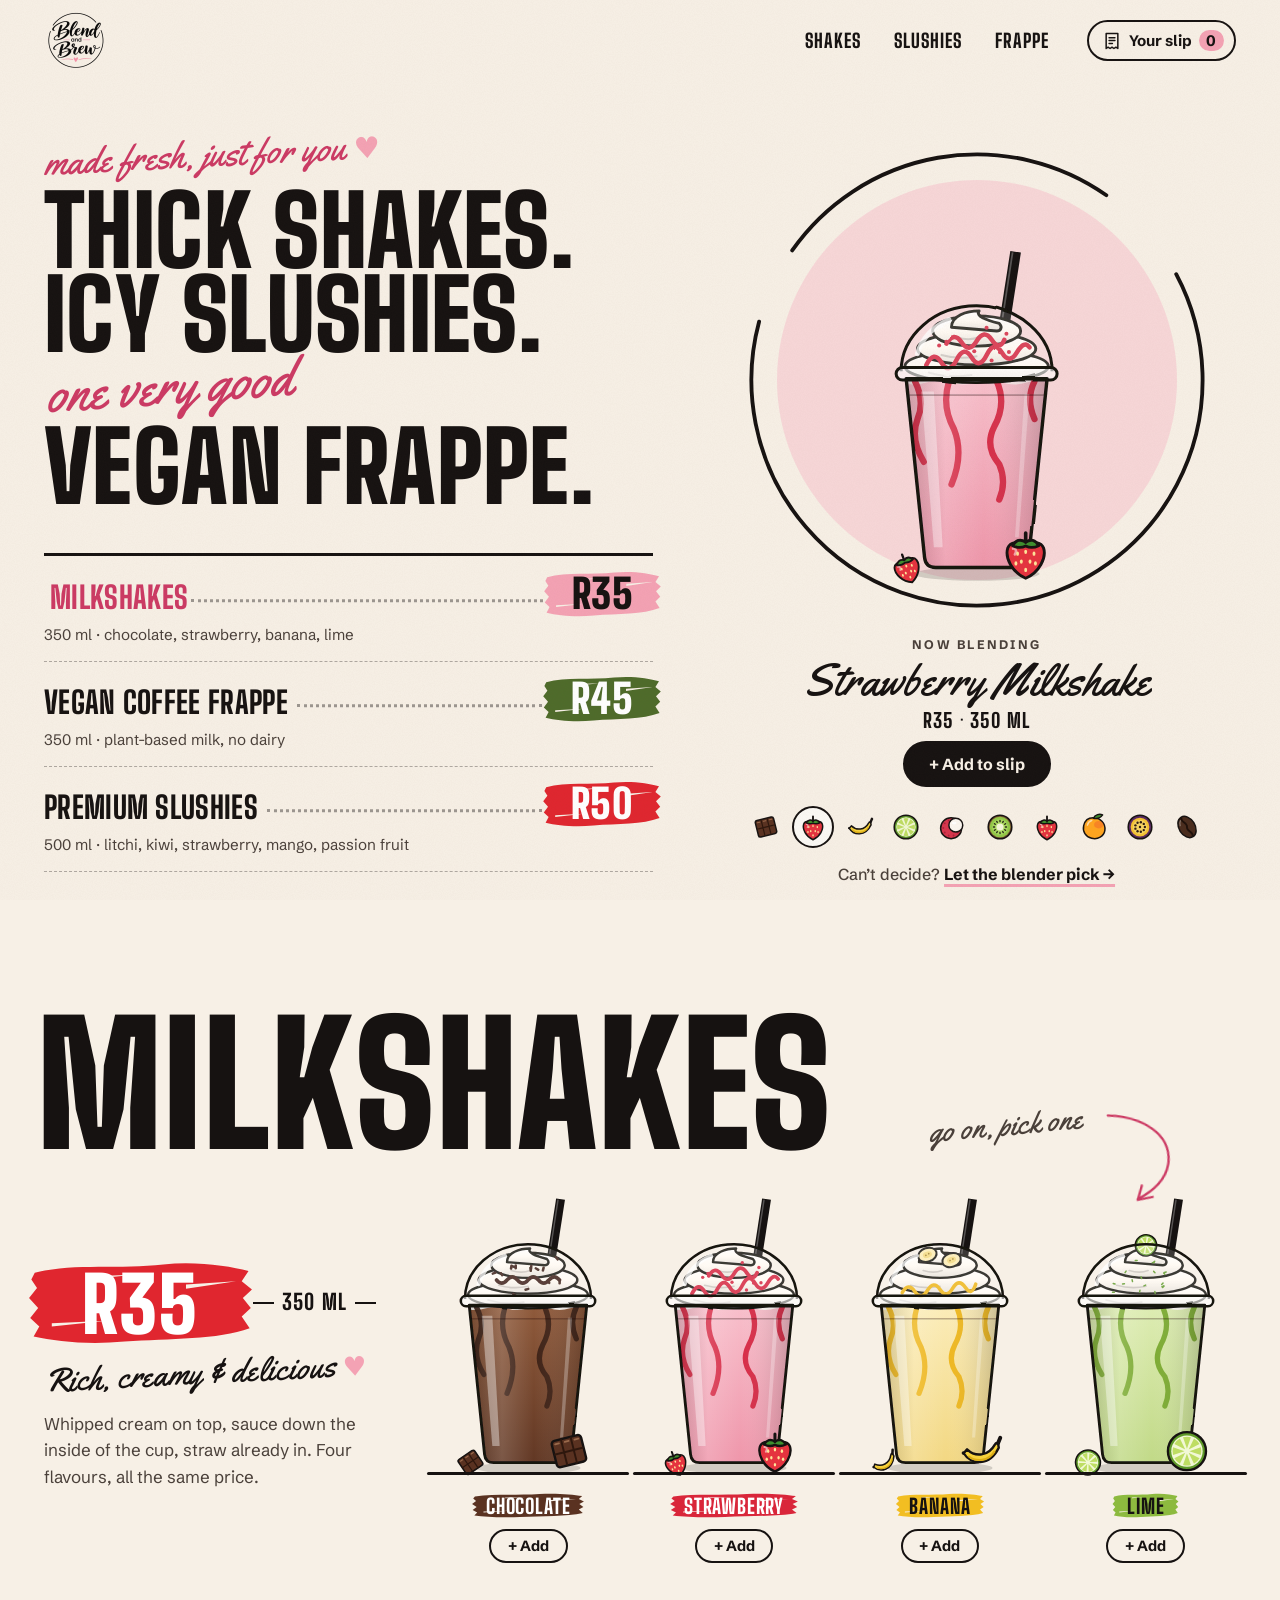
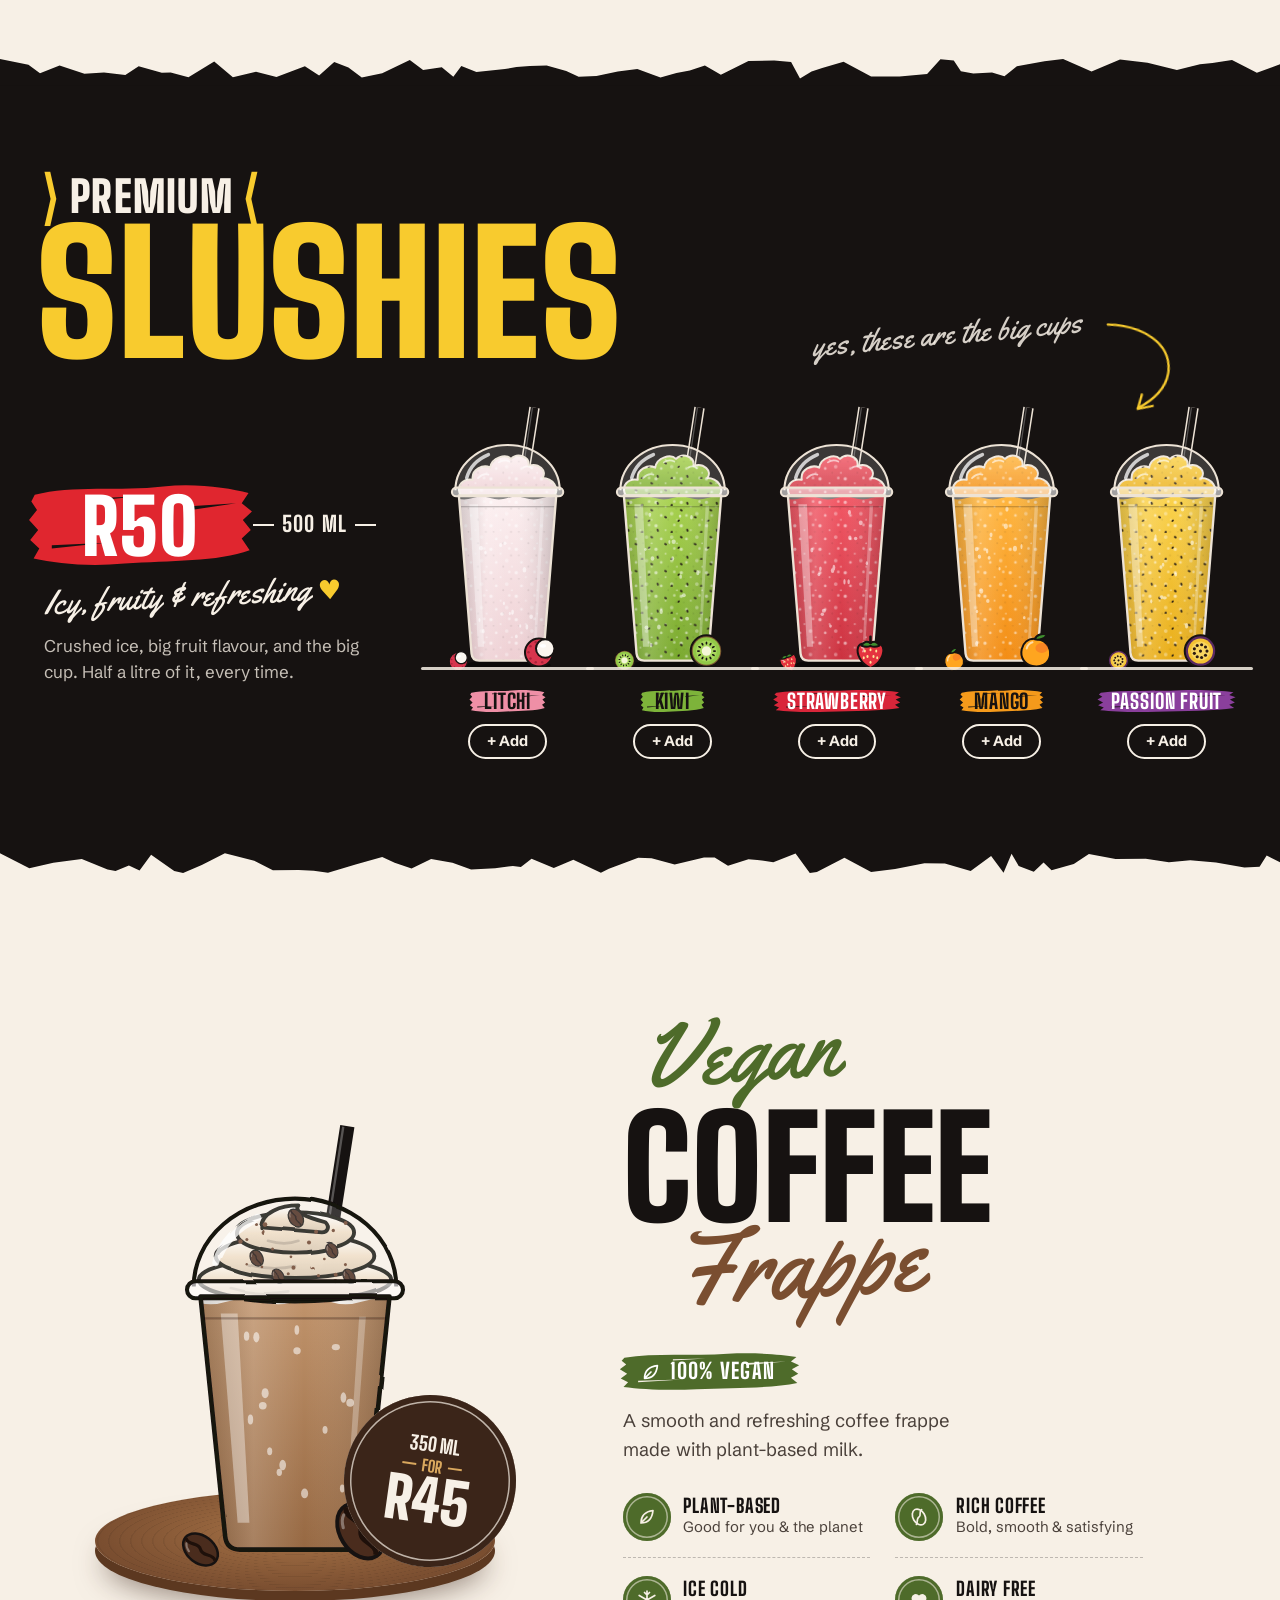
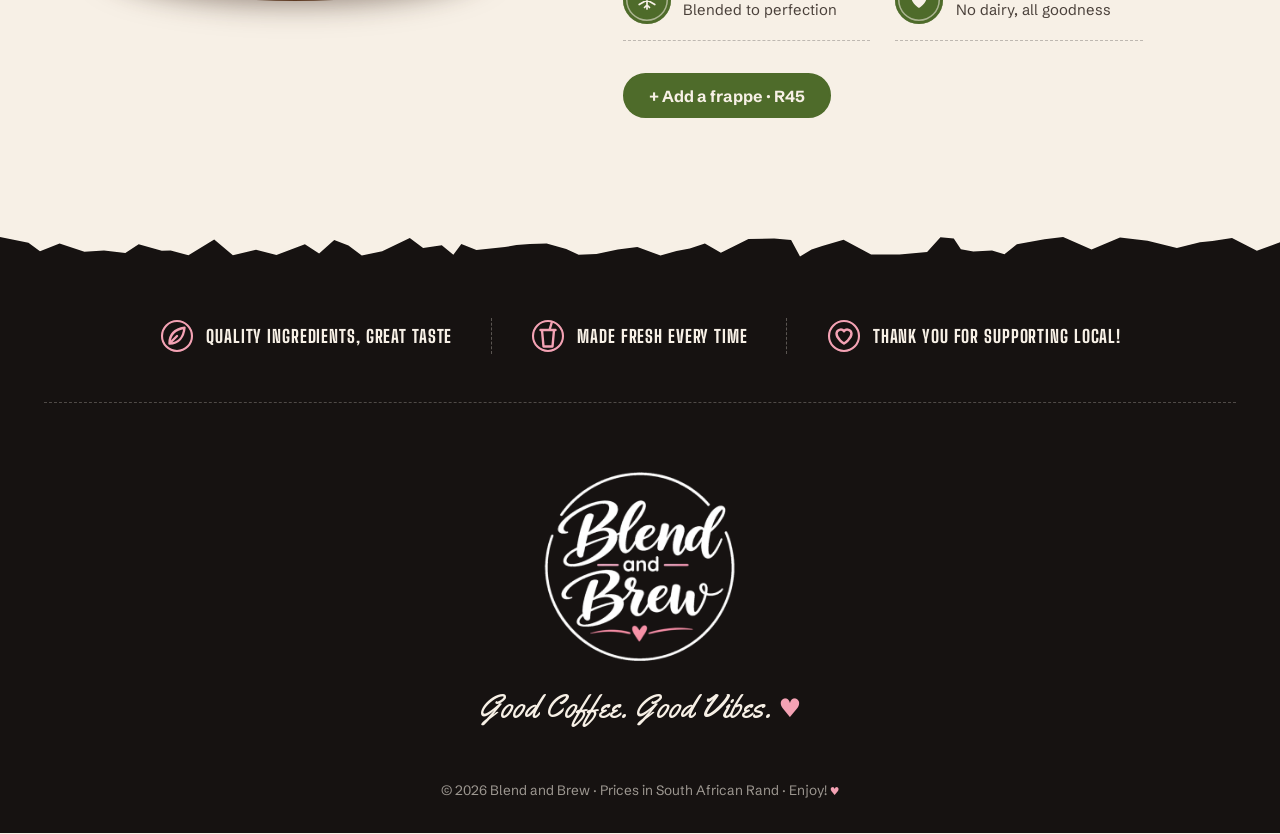
<file: index.html>
<!doctype html>
<html lang="en-ZA">
<head>
  <meta charset="utf-8">
  <meta name="viewport" content="width=device-width, initial-scale=1, viewport-fit=cover">
  <title>Blend and Brew — Milkshakes, Slushies &amp; Vegan Coffee Frappes</title>
  <meta name="description" content="Thick milkshakes for R35, icy 500 ml premium slushies for R50 and a 100% vegan coffee frappe for R45 — blended fresh to order at Blend and Brew.">
  <meta name="theme-color" content="#F7F0E6">

  <link rel="icon" href="assets/favicon.svg" type="image/svg+xml">
  <link rel="icon" href="assets/favicon-32.png" sizes="32x32" type="image/png">
  <link rel="apple-touch-icon" href="assets/apple-touch-icon.png">

  <meta property="og:type" content="website">
  <meta property="og:site_name" content="Blend and Brew">
  <meta property="og:title" content="Blend and Brew — thick shakes, icy slushies &amp; one very good vegan frappe">
  <meta property="og:description" content="Milkshakes R35 · Vegan coffee frappe R45 · Premium slushies R50. Made fresh, just for you.">
  <meta property="og:image" content="https://naughtybeanconsulting.github.io/BlendAndBrew/assets/og-image.jpg">
  <meta property="og:url" content="https://naughtybeanconsulting.github.io/BlendAndBrew/">
  <meta name="twitter:card" content="summary_large_image">

  <link rel="preconnect" href="https://fonts.googleapis.com">
  <link rel="preconnect" href="https://fonts.gstatic.com" crossorigin>
  <link rel="stylesheet" href="https://fonts.googleapis.com/css2?family=Big+Shoulders+Display:wght@700;800;900&family=Courier+Prime:wght@400;700&family=Schibsted+Grotesk:wght@400;500;700&family=Yellowtail&display=swap">
  <link rel="stylesheet" href="css/style.css">

  <script type="application/ld+json">
  {
    "@context": "https://schema.org",
    "@type": "CafeOrCoffeeShop",
    "name": "Blend and Brew",
    "image": "https://naughtybeanconsulting.github.io/BlendAndBrew/assets/logo-512.png",
    "priceRange": "R35 – R50",
    "currenciesAccepted": "ZAR",
    "hasMenu": {
      "@type": "Menu",
      "hasMenuSection": [
        { "@type": "MenuSection", "name": "Milkshakes (350 ml)", "hasMenuItem": [
          { "@type": "MenuItem", "name": "Chocolate Milkshake", "offers": { "@type": "Offer", "price": "35", "priceCurrency": "ZAR" } },
          { "@type": "MenuItem", "name": "Strawberry Milkshake", "offers": { "@type": "Offer", "price": "35", "priceCurrency": "ZAR" } },
          { "@type": "MenuItem", "name": "Banana Milkshake", "offers": { "@type": "Offer", "price": "35", "priceCurrency": "ZAR" } },
          { "@type": "MenuItem", "name": "Lime Milkshake", "offers": { "@type": "Offer", "price": "35", "priceCurrency": "ZAR" } } ] },
        { "@type": "MenuSection", "name": "Premium Slushies (500 ml)", "hasMenuItem": [
          { "@type": "MenuItem", "name": "Litchi Slushie", "offers": { "@type": "Offer", "price": "50", "priceCurrency": "ZAR" } },
          { "@type": "MenuItem", "name": "Kiwi Slushie", "offers": { "@type": "Offer", "price": "50", "priceCurrency": "ZAR" } },
          { "@type": "MenuItem", "name": "Strawberry Slushie", "offers": { "@type": "Offer", "price": "50", "priceCurrency": "ZAR" } },
          { "@type": "MenuItem", "name": "Mango Slushie", "offers": { "@type": "Offer", "price": "50", "priceCurrency": "ZAR" } },
          { "@type": "MenuItem", "name": "Passion Fruit Slushie", "offers": { "@type": "Offer", "price": "50", "priceCurrency": "ZAR" } } ] },
        { "@type": "MenuSection", "name": "Vegan Coffee Frappe (350 ml)", "hasMenuItem": [
          { "@type": "MenuItem", "name": "Vegan Coffee Frappe", "suitableForDiet": "https://schema.org/VeganDiet", "offers": { "@type": "Offer", "price": "45", "priceCurrency": "ZAR" } } ] }
      ]
    }
  }
  </script>
</head>
<body>
  <a class="skip" href="#menu">Skip to the menu</a>

  <header class="top" data-top>
    <a class="brand" href="#" aria-label="Blend and Brew — back to the top">
      <img src="assets/logo-256.webp" alt="" width="64" height="64">
    </a>
    <nav class="nav" aria-label="Menu sections">
      <a href="#shakes">Shakes</a>
      <a href="#slushies">Slushies</a>
      <a href="#frappe">Frappe</a>
    </nav>
    <button class="slip-btn" type="button" data-slip-open aria-controls="slip" aria-expanded="false">
      <svg viewBox="0 0 24 24" aria-hidden="true"><path d="M5 3h14v18l-2.3-1.6L14.3 21 12 19.4 9.7 21l-2.4-1.6L5 21z" fill="none" stroke="currentColor" stroke-width="1.8" stroke-linejoin="round"/><path d="M8.5 8h7M8.5 11.5h7M8.5 15h4" stroke="currentColor" stroke-width="1.8" stroke-linecap="round"/></svg>
      <span class="slip-btn-text">Your slip</span>
      <span class="slip-count" data-slip-count>0</span>
    </button>
  </header>

  <main>
    <!-- ============ HERO: the menu board ============ -->
    <section class="hero" aria-labelledby="hero-h">
      <div class="hero-copy">
        <p class="script kicker">made fresh, just for you <span class="heart" aria-hidden="true">♥</span></p>
        <h1 class="display hero-title" id="hero-h">
          <span>Thick shakes.</span>
          <span>Icy slushies.</span>
          <span class="script">one very good</span>
          <span>vegan frappe.</span>
        </h1>

        <ol class="board" id="menu" aria-label="Prices">
          <li>
            <a href="#shakes" data-cat="shake">
              <span class="board-name">Milkshakes</span><span class="board-dots" aria-hidden="true"></span><span class="brush brush--pink">R35</span>
            </a>
            <span class="board-meta">350 ml · chocolate, strawberry, banana, lime</span>
          </li>
          <li>
            <a href="#frappe" data-cat="frappe">
              <span class="board-name">Vegan coffee frappe</span><span class="board-dots" aria-hidden="true"></span><span class="brush brush--leaf">R45</span>
            </a>
            <span class="board-meta">350 ml · plant-based milk, no dairy</span>
          </li>
          <li>
            <a href="#slushies" data-cat="slush">
              <span class="board-name">Premium slushies</span><span class="board-dots" aria-hidden="true"></span><span class="brush brush--red">R50</span>
            </a>
            <span class="board-meta">500 ml · litchi, kiwi, strawberry, mango, passion fruit</span>
          </li>
        </ol>
      </div>

      <div class="hero-stage">
        <div class="plate" data-plate>
          <svg class="ring" viewBox="0 0 200 200" aria-hidden="true">
            <path d="M23 46A94 94 0 0 1 153.9 23M183 55.9A94 94 0 1 1 9.2 75.7" fill="none" stroke="currentColor" stroke-width="1.6" stroke-linecap="round"/>
          </svg>
          <div class="cup cup--hero" data-hero-cup></div>
        </div>

        <div class="now">
          <p class="now-label">Now blending</p>
          <p class="now-name script" data-hero-name>Strawberry Milkshake</p>
          <p class="now-meta"><span data-hero-meta>R35 · 350 ml</span></p>
          <button class="add add--solid" type="button" data-add="shake-strawberry" data-hero-add>+ Add to slip</button>
        </div>

        <div class="picker" role="group" aria-label="Show a drink" data-picker></div>
        <button class="pick-me" type="button" data-pick-me>
          Can’t decide? <span>Let the blender pick&nbsp;→</span>
        </button>
      </div>
    </section>

    <!-- ============ MILKSHAKES ============ -->
    <section class="menu-sec" id="shakes" aria-labelledby="shakes-h">
      <h2 class="display sec-title" id="shakes-h">Milkshakes</h2>
      <p class="scribble" aria-hidden="true"><span>go on, pick one</span><svg class="scribble-arrow" viewBox="0 0 130 120" aria-hidden="true"><g filter="url(#wob)" fill="none" stroke="currentColor" stroke-width="3" stroke-linecap="round" stroke-linejoin="round"><path d="M112 8C70 2 30 16 26 52c-2 22 12 40 30 54"/><path d="M38 100l18 7-2-19"/></g></svg></p>
      <div class="sec-head">
        <p class="stamp"><span class="brush brush--red">R35</span><span class="stamp-ml">350 ml</span></p>
        <p class="script tagline">Rich, creamy &amp; delicious&nbsp;<span class="heart" aria-hidden="true">♥</span></p>
        <p class="lede">Whipped cream on top, sauce down the inside of the cup, straw already in. Four flavours, all the same price.</p>
      </div>
      <ul class="shelf shelf--4">
        <li class="drink" data-drink="shake-chocolate">
          <div class="cup" data-cup></div>
          <h3 class="label brush" style="--c:#5A3221">Chocolate</h3>
          <button class="add" type="button" data-add="shake-chocolate" aria-label="Add a Chocolate Milkshake to your slip">+ Add</button>
        </li>
        <li class="drink" data-drink="shake-strawberry">
          <div class="cup" data-cup></div>
          <h3 class="label brush" style="--c:#D9263A">Strawberry</h3>
          <button class="add" type="button" data-add="shake-strawberry" aria-label="Add a Strawberry Milkshake to your slip">+ Add</button>
        </li>
        <li class="drink" data-drink="shake-banana">
          <div class="cup" data-cup></div>
          <h3 class="label brush" style="--c:#F2BE22;--t:#161211">Banana</h3>
          <button class="add" type="button" data-add="shake-banana" aria-label="Add a Banana Milkshake to your slip">+ Add</button>
        </li>
        <li class="drink" data-drink="shake-lime">
          <div class="cup" data-cup></div>
          <h3 class="label brush" style="--c:#8DBA3F;--t:#161211">Lime</h3>
          <button class="add" type="button" data-add="shake-lime" aria-label="Add a Lime Milkshake to your slip">+ Add</button>
        </li>
      </ul>
    </section>

    <!-- ============ SLUSHIES ============ -->
    <div class="band">
      <svg class="tear tear--top" viewBox="0 0 1440 40" preserveAspectRatio="none" aria-hidden="true"><path d="M0 40 L0 10.0 L32 16.4 L45 26.0 L67 17.2 L95 26.6 L117 25.1 L141 28.0 L156 18.2 L182 25.4 L192 25.0 L212 30.3 L241 12.7 L262 30.3 L288 24.2 L311 30.1 L343 18.2 L359 28.4 L376 13.4 L392 19.4 L407 30.6 L430 26.0 L461 11.3 L476 22.3 L497 19.3 L510 30.0 L519 18.0 L536 24.6 L568 21.3 L581 18.9 L596 18.0 L615 17.3 L637 23.5 L651 29.9 L671 29.0 L695 24.0 L717 21.1 L743 30.7 L761 25.6 L776 22.9 L793 17.3 L811 27.5 L842 12.4 L871 11.7 L890 13.4 L900 31.9 L913 23.9 L925 20.1 L949 13.0 L980 29.5 L1012 29.5 L1043 26.7 L1058 10.2 L1073 11.7 L1081 23.6 L1095 26.3 L1116 25.1 L1130 29.4 L1144 18.2 L1175 12.6 L1196 10.1 L1228 24.0 L1260 10.5 L1291 14.1 L1324 22.4 L1350 15.9 L1364 14.6 L1386 11.2 L1414 25.4 L1440 16.0 L1440 40 Z"/></svg>

      <section class="menu-sec menu-sec--slush" id="slushies" aria-labelledby="slush-h">
        <h2 class="sec-title" id="slush-h">
          <span class="flash"><span aria-hidden="true" class="zap">⟩</span> Premium <span aria-hidden="true" class="zap">⟨</span></span>
          <span class="display">Slushies</span>
        </h2>
        <p class="scribble" aria-hidden="true"><span>yes, these are the big cups</span><svg class="scribble-arrow" viewBox="0 0 130 120" aria-hidden="true"><g filter="url(#wob)" fill="none" stroke="currentColor" stroke-width="3" stroke-linecap="round" stroke-linejoin="round"><path d="M112 8C70 2 30 16 26 52c-2 22 12 40 30 54"/><path d="M38 100l18 7-2-19"/></g></svg></p>
        <div class="sec-head">
          <p class="stamp"><span class="brush brush--red">R50</span><span class="stamp-ml">500 ml</span></p>
          <p class="script tagline">Icy, fruity &amp; refreshing&nbsp;<span class="heart" aria-hidden="true">♥</span></p>
          <p class="lede">Crushed ice, big fruit flavour, and the big cup. Half a litre of it, every time.</p>
        </div>
        <ul class="shelf shelf--5">
          <li class="drink" data-drink="slush-litchi">
            <div class="cup" data-cup></div>
            <h3 class="label brush" style="--c:#EF8FA6;--t:#161211">Litchi</h3>
            <button class="add" type="button" data-add="slush-litchi" aria-label="Add a Litchi Slushie to your slip">+ Add</button>
          </li>
          <li class="drink" data-drink="slush-kiwi">
            <div class="cup" data-cup></div>
            <h3 class="label brush" style="--c:#7DB33A;--t:#161211">Kiwi</h3>
            <button class="add" type="button" data-add="slush-kiwi" aria-label="Add a Kiwi Slushie to your slip">+ Add</button>
          </li>
          <li class="drink" data-drink="slush-strawberry">
            <div class="cup" data-cup></div>
            <h3 class="label brush" style="--c:#D9263A">Strawberry</h3>
            <button class="add" type="button" data-add="slush-strawberry" aria-label="Add a Strawberry Slushie to your slip">+ Add</button>
          </li>
          <li class="drink" data-drink="slush-mango">
            <div class="cup" data-cup></div>
            <h3 class="label brush" style="--c:#F59A1B;--t:#161211">Mango</h3>
            <button class="add" type="button" data-add="slush-mango" aria-label="Add a Mango Slushie to your slip">+ Add</button>
          </li>
          <li class="drink" data-drink="slush-passion">
            <div class="cup" data-cup></div>
            <h3 class="label brush" style="--c:#8A3F9C">Passion Fruit</h3>
            <button class="add" type="button" data-add="slush-passion" aria-label="Add a Passion Fruit Slushie to your slip">+ Add</button>
          </li>
        </ul>
      </section>

      <svg class="tear tear--bottom" viewBox="0 0 1440 40" preserveAspectRatio="none" aria-hidden="true"><path d="M0 0 L0 6.0 L33 22.7 L60 16.6 L92 12.2 L121 24.0 L130 25.8 L145 19.6 L157 25.0 L170 7.6 L196 25.6 L206 27.8 L227 19.1 L253 6.0 L286 14.1 L307 24.8 L336 24.5 L353 25.4 L369 27.6 L400 18.5 L430 10.1 L444 16.6 L463 22.8 L485 12.3 L509 16.5 L530 24.0 L557 22.5 L577 20.0 L586 21.2 L598 12.0 L623 22.2 L645 13.1 L676 27.6 L685 23.3 L718 10.8 L733 11.4 L759 18.4 L792 10.7 L804 10.6 L819 19.8 L842 12.6 L852 13.3 L870 15.8 L895 6.2 L911 27.9 L919 26.9 L950 10.9 L980 26.7 L1007 23.4 L1040 17.0 L1063 17.2 L1092 25.7 L1115 9.0 L1129 27.7 L1138 6.4 L1146 20.0 L1163 26.6 L1174 16.3 L1183 24.9 L1208 17.9 L1225 6.8 L1255 12.2 L1289 12.0 L1315 15.8 L1339 13.7 L1368 16.2 L1400 21.8 L1417 21.0 L1425 8.4 L1440 16.0 L1440 0 Z"/></svg>
    </div>

    <!-- ============ VEGAN COFFEE FRAPPE ============ -->
    <section class="frappe" id="frappe" aria-labelledby="frappe-h">
      <div class="frappe-stage" data-drink="frappe-vegan">
        <div class="coaster" aria-hidden="true"></div>
        <div class="cup cup--frappe" data-cup></div>
        <p class="price-ring"><span>350 ml</span><span class="for">for</span><b>R45</b></p>
      </div>

      <div class="frappe-copy">
        <h2 class="frappe-title" id="frappe-h">
          <span class="script t-vegan">Vegan</span>
          <span class="display">Coffee</span>
          <span class="script t-frappe">Frappe</span>
        </h2>
        <p class="badge brush brush--leaf">
          <svg viewBox="0 0 24 24" aria-hidden="true"><path d="M5 19c0-8 5-13 14-14-1 9-6 14-14 14zm0 0 7-7" fill="none" stroke="currentColor" stroke-width="1.8" stroke-linecap="round" stroke-linejoin="round"/></svg>
          100% vegan
        </p>
        <p class="lede">A smooth and refreshing coffee frappe made with plant-based milk.</p>

        <ul class="facts">
          <li>
            <span class="fact-ico" aria-hidden="true"><svg viewBox="0 0 24 24"><path d="M6 18c0-7 4.5-11.5 12-12.5-.8 7.6-5 12.5-12 12.5zm0 0 6-6" fill="none" stroke="currentColor" stroke-width="1.7" stroke-linecap="round" stroke-linejoin="round"/></svg></span>
            <b>Plant-based</b><span>Good for you &amp; the planet</span>
          </li>
          <li>
            <span class="fact-ico" aria-hidden="true"><svg viewBox="0 0 24 24"><ellipse cx="12" cy="12" rx="6" ry="8.5" transform="rotate(-30 12 12)" fill="none" stroke="currentColor" stroke-width="1.7"/><path d="M14.6 4.6c-3.4 2.4.2 6-2.6 7.4s-1 6-2.6 7.4" fill="none" stroke="currentColor" stroke-width="1.7" stroke-linecap="round"/></svg></span>
            <b>Rich coffee</b><span>Bold, smooth &amp; satisfying</span>
          </li>
          <li>
            <span class="fact-ico" aria-hidden="true"><svg viewBox="0 0 24 24"><path d="M12 3v18M4.2 7.5l15.6 9M4.2 16.5l15.6-9M9.5 4.5 12 7l2.5-2.5M9.5 19.5 12 17l2.5 2.5" fill="none" stroke="currentColor" stroke-width="1.7" stroke-linecap="round" stroke-linejoin="round"/></svg></span>
            <b>Ice cold</b><span>Blended to perfection</span>
          </li>
          <li>
            <span class="fact-ico" aria-hidden="true"><svg viewBox="0 0 24 24"><path d="M12 20s-7.5-4.6-7.5-10A4.2 4.2 0 0 1 12 7.6 4.2 4.2 0 0 1 19.5 10c0 5.4-7.5 10-7.5 10z" fill="currentColor"/></svg></span>
            <b>Dairy free</b><span>No dairy, all goodness</span>
          </li>
        </ul>

        <button class="add add--solid add--leaf" type="button" data-add="frappe-vegan">+ Add a frappe · R45</button>
      </div>
    </section>
  </main>

  <!-- ============ FOOTER ============ -->
  <footer class="foot">
    <svg class="tear tear--top" viewBox="0 0 1440 40" preserveAspectRatio="none" aria-hidden="true"><path d="M0 40 L0 10.0 L32 16.4 L45 26.0 L67 17.2 L95 26.6 L117 25.1 L141 28.0 L156 18.2 L182 25.4 L192 25.0 L212 30.3 L241 12.7 L262 30.3 L288 24.2 L311 30.1 L343 18.2 L359 28.4 L376 13.4 L392 19.4 L407 30.6 L430 26.0 L461 11.3 L476 22.3 L497 19.3 L510 30.0 L519 18.0 L536 24.6 L568 21.3 L581 18.9 L596 18.0 L615 17.3 L637 23.5 L651 29.9 L671 29.0 L695 24.0 L717 21.1 L743 30.7 L761 25.6 L776 22.9 L793 17.3 L811 27.5 L842 12.4 L871 11.7 L890 13.4 L900 31.9 L913 23.9 L925 20.1 L949 13.0 L980 29.5 L1012 29.5 L1043 26.7 L1058 10.2 L1073 11.7 L1081 23.6 L1095 26.3 L1116 25.1 L1130 29.4 L1144 18.2 L1175 12.6 L1196 10.1 L1228 24.0 L1260 10.5 L1291 14.1 L1324 22.4 L1350 15.9 L1364 14.6 L1386 11.2 L1414 25.4 L1440 16.0 L1440 40 Z"/></svg>

    <ul class="promise">
      <li><svg viewBox="0 0 24 24" aria-hidden="true"><path d="M7 17c0-6 3.5-9.5 10-10.5-.6 6.3-4 10.5-10 10.5zm0 0 5-5" fill="none" stroke="currentColor" stroke-width="1.6" stroke-linecap="round" stroke-linejoin="round"/><circle cx="12" cy="12" r="10" fill="none" stroke="currentColor" stroke-width="1.4"/></svg>Quality ingredients, great taste</li>
      <li><svg viewBox="0 0 24 24" aria-hidden="true"><path d="M8 8h8l-1 11H9zM7 8h10M13 8l1.5-5" fill="none" stroke="currentColor" stroke-width="1.6" stroke-linecap="round" stroke-linejoin="round"/><circle cx="12" cy="12" r="10" fill="none" stroke="currentColor" stroke-width="1.4"/></svg>Made fresh every time</li>
      <li><svg viewBox="0 0 24 24" aria-hidden="true"><path d="M12 17s-5-3-5-6.6A2.8 2.8 0 0 1 12 8.8a2.8 2.8 0 0 1 5 1.6C17 14 12 17 12 17z" fill="none" stroke="currentColor" stroke-width="1.6" stroke-linejoin="round"/><circle cx="12" cy="12" r="10" fill="none" stroke="currentColor" stroke-width="1.4"/></svg>Thank you for supporting local!</li>
    </ul>

    <div class="foot-main">
      <div class="foot-brand">
        <img src="assets/logo-white-512.webp" alt="Blend and Brew" width="220" height="220" loading="lazy">
        <p class="script">Good Coffee. Good Vibes. <span class="heart" aria-hidden="true">♥</span></p>
      </div>
      <div class="foot-col" data-visit hidden>
        <h2>Find us</h2>
        <p data-address hidden></p>
        <a data-map hidden target="_blank" rel="noopener">Open in Maps →</a>
        <dl class="hours" data-hours hidden></dl>
      </div>
      <div class="foot-col" data-social hidden>
        <h2>Say hi</h2>
        <ul class="social" data-social-list></ul>
      </div>
    </div>

    <p class="fine">© <span data-year>2026</span> Blend and Brew · Prices in South African Rand · Enjoy! <span class="heart" aria-hidden="true">♥</span></p>
  </footer>

  <!-- ============ ORDER SLIP ============ -->
  <button class="slip-fab" type="button" data-slip-open aria-controls="slip" aria-expanded="false" hidden>
    <span class="fab-label">Your slip</span>
    <span class="fab-count" data-slip-count>0</span>
    <span class="fab-total" data-slip-total>R0</span>
  </button>

  <div class="scrim" data-slip-close></div>
  <aside class="slip" id="slip" aria-labelledby="slip-h" aria-hidden="true" inert>
    <div class="slip-paper">
      <button class="slip-close" type="button" data-slip-close aria-label="Close the slip">×</button>
      <h2 id="slip-h">Blend and Brew</h2>
      <p class="slip-sub">Order slip · <span data-slip-date></span></p>
      <p class="slip-rule" aria-hidden="true"></p>
      <ul class="slip-lines" data-slip-lines></ul>
      <p class="slip-empty" data-slip-empty>Nothing on here yet.<br>Tap <b>+ Add</b> on any drink.</p>
      <p class="slip-rule" aria-hidden="true"></p>
      <p class="slip-total"><span>Total</span><b data-slip-total>R0</b></p>
      <p class="slip-rule" aria-hidden="true"></p>
      <p class="slip-note">Getting a round? Build it here, then show this at the counter — or send it to the group so nobody forgets what they asked for.</p>
      <div class="slip-actions">
        <a class="slip-wa" data-slip-wa href="#" target="_blank" rel="noopener">Send on WhatsApp</a>
        <button class="slip-clear" type="button" data-slip-clear>Clear</button>
      </div>
      <p class="slip-thanks">♥ thank you for supporting local ♥</p>
    </div>
  </aside>

  <p class="sr-only" aria-live="polite" data-announce></p>

  <script src="js/config.js"></script>
  <script src="js/drinks.js"></script>
  <script src="js/main.js"></script>
</body>
</html>
</file>
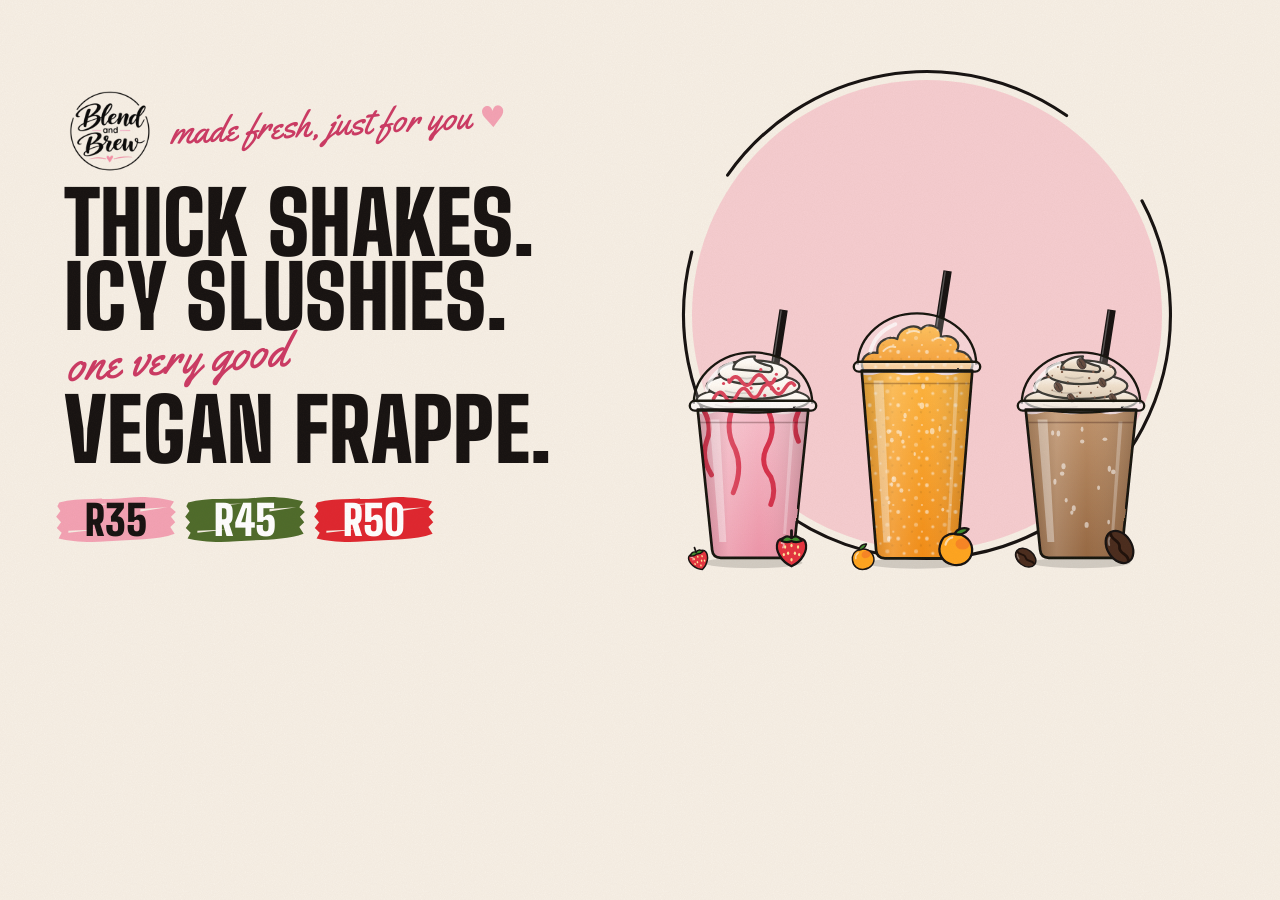
<file: tools/og-image.html>
<!doctype html><html><head><meta charset="utf-8">
<link rel="stylesheet" href="https://fonts.googleapis.com/css2?family=Big+Shoulders+Display:wght@800;900&family=Schibsted+Grotesk:wght@500&family=Yellowtail&display=swap">
<link rel="stylesheet" href="../css/style.css">
<style>
  html,body{width:1200px;height:630px;overflow:hidden}
  body::after{opacity:.8}
  .og{position:relative;width:1200px;height:630px;display:grid;grid-template-columns:590px 1fr;align-items:center;padding:0 0 0 64px}
  .og .kicker{font-size:2.3rem}
  .og h1{font-size:5.4rem;margin-top:.5rem}
  .og h1 .script{font-size:.56em;color:var(--pink-ink);display:block;transform:rotate(-4deg);transform-origin:left;margin:.1em 0 0 .06em}
  .og h1 span{display:block}
  .prices{display:flex;gap:1.6rem;margin-top:1.8rem;font:900 2.6rem/1 var(--display)}
  .cups{position:relative;height:630px}
  .disc{position:absolute;width:470px;height:470px;border-radius:50%;background:var(--pink);opacity:.45;left:38px;top:80px}
  .ring{position:absolute;left:14px;top:56px;width:518px;height:518px}
  .row{position:absolute;left:0;right:20px;bottom:58px;display:flex;align-items:flex-end;justify-content:center;gap:6px}
  .row .cup svg{height:auto}
  .brandrow{display:flex;align-items:center;gap:14px}.brandrow img{width:92px}
</style></head><body>
<div class="og">
  <div>
    <div class="brandrow"><img src="../assets/logo-256.webp" alt=""><p class="script kicker">made fresh, just for you <span class="heart">♥</span></p></div>
    <h1 class="display"><span>Thick shakes.</span><span>Icy slushies.</span><span class="script">one very good</span><span>vegan frappe.</span></h1>
    <div class="prices"><span class="brush brush--pink">R35</span><span class="brush brush--leaf">R45</span><span class="brush brush--red">R50</span></div>
  </div>
  <div class="cups">
    <div class="disc"></div>
    <svg class="ring" viewBox="0 0 200 200"><path d="M23 46A94 94 0 0 1 153.9 23M183 55.9A94 94 0 1 1 9.2 75.7" fill="none" stroke="#161211" stroke-width="1.2" stroke-linecap="round"/></svg>
    <div class="row" id="row"></div>
  </div>
</div>
<script src="../js/drinks.js"></script>
<script>
document.body.insertAdjacentHTML('afterbegin',BNB.sprite());
const row=document.getElementById('row');
[['shake-strawberry',158],['slush-mango',158],['frappe-vegan',158]].forEach(([id,w])=>{const d=document.createElement('div');d.className='cup is-full';d.style.width=w+'px';d.innerHTML=BNB.renderCup(BNB.byId(id));row.appendChild(d);});
</script></body></html>
</file>
<file: css/style.css>
/* Blend and Brew — cream paper, black ink, a pink heart, and whatever colour
   the drink in front of you happens to be. */

:root {
  --paper: #F7F0E6;
  --paper-2: #EFE3D1;
  --receipt: #FFFDF8;
  --ink: #161211;
  --ink-2: #4A403A;
  --pink: #F4A2B4;
  --pink-ink: #CC3A64;      /* pink that still reads as text on paper */
  --red: #E0262F;
  --yellow: #F8CB2E;
  --leaf: #4E6B2A;
  --coffee: #3B2519;
  --coffee-2: #7A4E30;

  --display: "Big Shoulders Display", "Arial Narrow", Impact, sans-serif;
  --sans: "Schibsted Grotesk", system-ui, -apple-system, "Segoe UI", sans-serif;
  --script: "Yellowtail", "Brush Script MT", cursive;
  --mono: "Courier Prime", "Courier New", monospace;

  --gut: clamp(16px, 4vw, 44px);
  --wrap: min(1240px, 100% - 2 * var(--gut));

  /* A dry-brush stroke, used behind prices and flavour labels. */
  --brush: url("data:image/svg+xml,%3Csvg xmlns='http://www.w3.org/2000/svg' viewBox='0 0 200 56' preserveAspectRatio='none'%3E%3Cpath fill-rule='evenodd' d='M7 10C40 4 82 8 120 5 150 3 178 6 195 9L189 15 198 20 190 25 197 31 189 36 196 43C168 50 126 49 86 51 54 53 26 51 6 48L11 42 3 37 10 31 2 25 9 19 4 14ZM140 17 184 15 140 19.5ZM22 40 70 38.5 22 42ZM60 12 96 11 60 13.6Z'/%3E%3C/svg%3E");
}

*, *::before, *::after { box-sizing: border-box; }

html { scroll-behavior: smooth; scroll-padding-top: 88px; -webkit-text-size-adjust: 100%; }

body {
  margin: 0;
  background: var(--paper);
  color: var(--ink);
  font: 400 1.0625rem/1.55 var(--sans);
  overflow-x: hidden;
  -webkit-font-smoothing: antialiased;
}

/* Paper grain — a single noise tile, laid over everything, never in the way. */
body::after {
  content: "";
  position: fixed;
  inset: 0;
  z-index: 200;
  pointer-events: none;
  opacity: .55;
  background-image: url("data:image/svg+xml,%3Csvg xmlns='http://www.w3.org/2000/svg' width='240' height='240'%3E%3Cfilter id='n'%3E%3CfeTurbulence type='fractalNoise' baseFrequency='.9' numOctaves='3' stitchTiles='stitch'/%3E%3CfeColorMatrix values='0 0 0 0 .25 0 0 0 0 .16 0 0 0 0 .1 0 0 0 .07 0'/%3E%3C/filter%3E%3Crect width='100%25' height='100%25' filter='url(%23n)'/%3E%3C/svg%3E");
}

img, svg { display: block; max-width: 100%; }
h1, h2, h3, p { margin: 0; }
a { color: inherit; }
button { font: inherit; color: inherit; }
:focus-visible { outline: 3px solid var(--pink-ink); outline-offset: 3px; border-radius: 4px; }

.sr-only, .skip:not(:focus) {
  position: absolute; width: 1px; height: 1px; overflow: hidden;
  clip: rect(0 0 0 0); white-space: nowrap;
}
.skip { position: fixed; top: 8px; left: 8px; z-index: 300; background: var(--ink); color: var(--paper); padding: .6em 1em; border-radius: 8px; }

/* ---------- type ---------- */

.display {
  font-family: var(--display);
  font-weight: 900;
  text-transform: uppercase;
  line-height: .86;
  letter-spacing: .004em;
}
.script {
  font-family: var(--script);
  font-weight: 400;
  text-transform: none;
  letter-spacing: 0;
  line-height: 1.1;
}
.heart { color: var(--pink); font-family: var(--sans); font-size: .8em; }

/* The brush sits behind the text, so the text itself is never masked. */
.brush {
  position: relative;
  isolation: isolate;
  display: inline-block;
  padding: .1em .5em .06em;
  color: var(--t, #fff);
  white-space: nowrap;
}
.brush::before {
  content: "";
  position: absolute;
  inset: -.06em -.22em;
  z-index: -1;
  background: var(--c, var(--red));
  -webkit-mask: var(--brush) center / 100% 100% no-repeat;
  mask: var(--brush) center / 100% 100% no-repeat;
}
.brush--pink { --c: var(--pink); --t: var(--ink); }
.brush--red  { --c: var(--red); }
.brush--leaf { --c: var(--leaf); }

/* ---------- header ---------- */

.top {
  position: sticky;
  top: 0;
  z-index: 50;
  display: flex;
  align-items: center;
  gap: clamp(.75rem, 3vw, 2.5rem);
  padding: .55rem var(--gut);
  background: var(--paper);
  transition: box-shadow .3s;
}
.top.is-stuck { box-shadow: 0 1px 0 rgba(22, 18, 17, .14), 0 10px 24px -18px rgba(22, 18, 17, .5); }
.brand img { width: clamp(48px, 6vw, 64px); height: auto; transition: transform .5s cubic-bezier(.3, 1.6, .5, 1); }
.brand:hover img { transform: rotate(-10deg); }

.nav {
  margin-left: auto;
  display: flex;
  gap: clamp(.9rem, 2.6vw, 2.2rem);
  font: 800 1.2rem/1 var(--display);
  text-transform: uppercase;
  letter-spacing: .05em;
}
.nav a {
  text-decoration: none;
  padding: .3em 0;
  background: linear-gradient(var(--pink), var(--pink)) 0 88% / 0 .38em no-repeat;
  transition: background-size .3s;
}
.nav a:hover { background-size: 100% .38em; }

.slip-btn {
  display: inline-flex;
  align-items: center;
  gap: .45rem;
  padding: .5rem .65rem .5rem .8rem;
  border: 2px solid var(--ink);
  border-radius: 999px;
  background: var(--paper);
  font: 700 .95rem/1 var(--sans);
  cursor: pointer;
  transition: background .2s, color .2s;
}
.slip-btn svg { width: 20px; height: 20px; }
.slip-btn:hover { background: var(--ink); color: var(--paper); }
.slip-count {
  min-width: 1.6em;
  padding: .2em .45em;
  border-radius: 999px;
  background: var(--pink);
  color: var(--ink);
  text-align: center;
  font-variant-numeric: tabular-nums;
}
.bump { animation: bump .45s cubic-bezier(.3, 1.8, .5, 1); }
@keyframes bump { 40% { transform: scale(1.35) rotate(-8deg); } }

/* ---------- hero ---------- */

.hero {
  width: var(--wrap);
  margin: 0 auto;
  display: grid;
  grid-template-columns: 1.08fr .92fr;
  align-items: center;
  gap: clamp(2rem, 5vw, 5rem);
  padding: clamp(1.5rem, 4vw, 3rem) 0 clamp(3.5rem, 7vw, 6rem);
}

.kicker { font-size: clamp(1.7rem, 3vw, 2.3rem); color: var(--pink-ink); transform: rotate(-3deg); transform-origin: left; }

.hero-title { font-size: clamp(3.4rem, 7.6vw, 7.4rem); margin-top: .35rem; }
.hero-title > span { display: block; }
.hero-title .script {
  font-size: .56em;
  color: var(--pink-ink);
  margin: .14em 0 .02em .06em;
  transform: rotate(-4deg);
  transform-origin: left;
}

.board {
  list-style: none;
  margin: clamp(1.8rem, 3.5vw, 2.8rem) 0 0;
  padding: 0;
  border-top: 3px solid var(--ink);
  max-width: 620px;
}
.board li { padding: .85rem 0 .9rem; border-bottom: 1.5px dashed rgba(22, 18, 17, .32); }
.board a {
  display: flex;
  align-items: baseline;
  gap: .55rem;
  text-decoration: none;
  font: 800 clamp(1.45rem, 2.4vw, 2.1rem)/1 var(--display);
  text-transform: uppercase;
  letter-spacing: .01em;
}
.board-name { transition: color .2s, transform .25s; }
.board-dots {
  flex: 1;
  min-width: 1.2rem;
  border-bottom: 3px dotted currentColor;
  opacity: .4;
  transform: translateY(-.22em);
}
.board .brush { font-size: 1.32em; font-weight: 900; }
.board a:hover .board-name,
.board a.is-on .board-name { color: var(--pink-ink); transform: translateX(.2em); }
.board-meta { display: block; margin-top: .35rem; font-size: .95rem; color: var(--ink-2); }

.hero-stage { display: grid; justify-items: center; text-align: center; }

.plate {
  --flavour: var(--pink);
  position: relative;
  width: min(100%, 500px);
  aspect-ratio: 1;
  display: grid;
  place-items: center;
}
.plate::before {
  content: "";
  position: absolute;
  inset: 10%;
  border-radius: 50%;
  background: var(--flavour);
  opacity: .5;
  transition: background-color .9s ease;
}
.ring { position: absolute; inset: 2%; width: 96%; height: 96%; color: var(--ink); overflow: visible; }
.plate.is-spinning .ring { animation: spin .9s cubic-bezier(.5, 0, .3, 1); }
.plate.is-spinning .cup--hero { animation: blend .9s ease-in-out; }
@keyframes spin { to { transform: rotate(360deg); } }
@keyframes blend { 20%, 60% { transform: rotate(-6deg) translateY(-6px); } 40%, 80% { transform: rotate(6deg) translateY(-6px); } }

.cup--hero {
  position: relative;
  height: 80%;
  display: flex;
  align-items: flex-end;
  justify-content: center;
  margin-top: 2%;
  cursor: pointer;
}
/* Every cup is drawn against the same 500 ml ruler, so slushies stand taller. */
.cup--hero svg { height: calc(var(--vh) / 318 * 100%); width: auto; }

.now { margin-top: .6rem; display: grid; justify-items: center; gap: .15rem; }
.now-label { font: 700 .78rem/1 var(--sans); text-transform: uppercase; letter-spacing: .18em; color: var(--ink-2); }
.now-name { font-size: clamp(2.1rem, 3.6vw, 2.8rem); line-height: 1.15; min-height: 1.2em; }
.now-meta { font: 800 1.25rem/1 var(--display); text-transform: uppercase; letter-spacing: .06em; margin-bottom: .55rem; }

.picker { display: flex; flex-wrap: wrap; justify-content: center; gap: .3rem; margin-top: 1.2rem; max-width: 540px; }
.picker button {
  width: 42px; height: 42px;
  padding: 4px;
  border: 2px solid transparent;
  border-radius: 50%;
  background: transparent;
  cursor: pointer;
  transition: transform .2s, border-color .2s;
}
.picker button svg { width: 100%; height: 100%; }
.picker button:hover { transform: translateY(-3px) rotate(-8deg); }
.picker button[aria-pressed="true"] { border-color: var(--ink); background: rgba(255, 255, 255, .6); }

.pick-me {
  margin-top: .9rem;
  border: 0;
  background: none;
  cursor: pointer;
  font: 500 1rem/1.3 var(--sans);
  color: var(--ink-2);
}
.pick-me span { color: var(--ink); font-weight: 700; text-decoration: underline; text-decoration-color: var(--pink); text-decoration-thickness: 3px; text-underline-offset: 4px; }
.pick-me:hover span { text-decoration-color: var(--pink-ink); }

/* ---------- buttons ---------- */

.add {
  display: inline-flex;
  align-items: center;
  justify-content: center;
  gap: .4em;
  padding: .55em 1.15em;
  border: 2px solid currentColor;
  border-radius: 999px;
  background: transparent;
  font: 700 .92rem/1 var(--sans);
  cursor: pointer;
  transition: background .2s, color .2s, transform .2s;
}
.add:hover { background: var(--ink); border-color: var(--ink); color: var(--paper); }
.add:active { transform: scale(.95); }
.add--solid { background: var(--ink); color: var(--paper); border-color: var(--ink); padding: .8em 1.5em; font-size: 1rem; }
.add--solid:hover { background: var(--pink); color: var(--ink); border-color: var(--pink); }
.add--leaf { background: var(--leaf); border-color: var(--leaf); }
.add.is-added { background: var(--pink); border-color: var(--pink); color: var(--ink); }

/* ---------- menu sections ---------- */

.menu-sec {
  width: var(--wrap);
  margin: 0 auto;
  display: grid;
  grid-template-columns: minmax(250px, 330px) 1fr;
  grid-template-areas: "title title" "head shelf";
  align-items: end;
  gap: clamp(1.5rem, 3vw, 2.5rem) clamp(2rem, 5vw, 4.5rem);
  padding: clamp(3rem, 7vw, 6rem) 0;
}
/* A handwritten note pointing down at the cups. */
.scribble {
  grid-area: title;
  justify-self: end;
  align-self: end;
  display: flex;
  align-items: flex-start;
  gap: .2rem;
  margin: 0 4% -3.2rem 0;
  font: 400 clamp(1.6rem, 2.4vw, 2.1rem)/1 var(--script);
  color: var(--ink-2);
  pointer-events: none;
}
.scribble span { transform: rotate(-5deg); margin-top: -.3rem; }
.scribble-arrow { width: clamp(80px, 8vw, 116px); height: auto; transform: scaleX(-1) rotate(-10deg); color: var(--pink-ink); }
.menu-sec--slush .scribble { color: rgba(247, 240, 230, .85); }
.menu-sec--slush .scribble-arrow { color: var(--yellow); }

.sec-title { grid-area: title; font-size: clamp(3.2rem, 17vw, 10.5rem); margin-left: -.04em; }
.menu-sec > * { min-width: 0; }
.sec-title > span { display: block; }
.sec-head { grid-area: head; padding-bottom: 4.6rem; }
.shelf { grid-area: shelf; }
#shakes { padding-top: clamp(1rem, 3vw, 2.5rem); }
.stamp { display: flex; align-items: center; gap: 1rem; }
.stamp .brush { font: 900 clamp(3.3rem, 6vw, 5rem)/.95 var(--display); }
.stamp-ml {
  display: flex; align-items: center; gap: .5rem;
  white-space: nowrap;
  font: 800 1.35rem/1 var(--display);
  text-transform: uppercase;
  letter-spacing: .06em;
}
.stamp-ml::before, .stamp-ml::after { content: ""; width: 1.3rem; height: 2px; background: currentColor; }
.tagline { font-size: clamp(1.75rem, 2.6vw, 2.15rem); margin: 1.1rem 0 .7rem; transform: rotate(-3deg); transform-origin: left; }
.lede { max-width: 34ch; color: var(--ink-2); }

.shelf {
  --gap: clamp(.4rem, 2vw, 1.6rem);
  list-style: none;
  margin: 0;
  padding: 0;
  display: grid;
  gap: 1.5rem var(--gap);
  align-items: end;
}
.shelf--4 { grid-template-columns: repeat(4, 1fr); }
.shelf--5 { grid-template-columns: repeat(5, 1fr); }

.drink { display: grid; justify-items: center; text-align: center; }
.drink .cup {
  position: relative;
  width: min(100%, 168px);
  cursor: pointer;
}
.drink .cup svg { width: 100%; height: auto; transition: transform .35s cubic-bezier(.3, 1.6, .5, 1); transform-origin: 50% 95%; }
.drink:hover .cup svg { transform: translateY(-6px) rotate(-3deg); }
/* The counter the cups stand on. */
.drink .cup::after {
  content: "";
  position: absolute;
  left: calc(var(--gap) / -2 - 4px);
  right: calc(var(--gap) / -2 - 4px);
  bottom: 3px;
  height: 3px;
  border-radius: 2px;
  background: currentColor;
}
.label {
  margin: 1rem 0 .7rem;
  font: 800 clamp(1.05rem, 1.6vw, 1.3rem)/1 var(--display);
  text-transform: uppercase;
  letter-spacing: .04em;
}
.drink.is-hop .cup svg { animation: hop .6s cubic-bezier(.3, 1.6, .5, 1); }
@keyframes hop { 35% { transform: translateY(-16px) rotate(4deg); } }

/* ---------- the black slushie band ---------- */

.band { position: relative; background: var(--ink); color: var(--paper); margin: clamp(1rem, 3vw, 2rem) 0; }
.tear { position: absolute; left: 0; width: 100%; height: clamp(16px, 2.8vw, 40px); fill: var(--ink); }
.tear--top { bottom: calc(100% - 1px); }
.tear--bottom { top: calc(100% - 1px); }

.menu-sec--slush .lede { color: rgba(247, 240, 230, .78); }
.menu-sec--slush .sec-title .display { color: var(--yellow); }
.menu-sec--slush .heart { color: var(--yellow); }
.menu-sec--slush .add:hover { background: var(--paper); border-color: var(--paper); color: var(--ink); }
.menu-sec--slush .drink .cup::after { background: rgba(247, 240, 230, .85); }
.menu-sec--slush .drink .cup .shadow { opacity: .5; fill: #000; }
.sec-title .flash {
  display: flex; align-items: center; gap: .5rem;
  font: 900 clamp(2rem, 3.4vw, 3rem)/1 var(--display);
  text-transform: uppercase;
  letter-spacing: .03em;
  margin: 0 0 .1em .08em;
}
.zap { color: var(--yellow); font-family: var(--sans); font-weight: 700; transform: scaleY(1.4); }

/* ---------- vegan frappe ---------- */

.frappe {
  width: var(--wrap);
  margin: 0 auto;
  display: grid;
  grid-template-columns: .9fr 1.1fr;
  align-items: center;
  gap: clamp(2rem, 6vw, 6rem);
  padding: clamp(5rem, 10vw, 8rem) 0 clamp(5rem, 9vw, 7rem);
}

.frappe-stage { position: relative; display: grid; justify-items: center; align-items: end; padding-bottom: 2rem; }
.coaster {
  position: absolute;
  bottom: .9rem;
  width: min(92%, 400px);
  aspect-ratio: 4 / 1;
  border-radius: 50%;
  background:
    repeating-radial-gradient(ellipse at 50% 50%, transparent 0 9px, rgba(0, 0, 0, .07) 10px 11px),
    radial-gradient(ellipse at 50% 40%, #A87447, #7A4E30 70%);
  box-shadow: 0 10px 0 #5C3820, 0 22px 30px -10px rgba(59, 37, 25, .55);
}
.cup--frappe { position: relative; width: min(64%, 270px); }
.cup--frappe svg { width: 100%; height: auto; }
.cup--frappe .shadow { display: none; }

.price-ring {
  position: absolute;
  right: max(0px, 6%);
  bottom: 8%;
  width: clamp(130px, 15vw, 172px);
  aspect-ratio: 1;
  border-radius: 50%;
  display: grid;
  place-content: center;
  text-align: center;
  background: var(--coffee);
  color: var(--paper);
  box-shadow: inset 0 0 0 6px var(--coffee), inset 0 0 0 7.5px rgba(247, 240, 230, .7);
  transform: rotate(8deg);
  font: 800 1.2rem/1 var(--display);
  text-transform: uppercase;
}
.price-ring .for { display: flex; align-items: center; gap: .35rem; justify-content: center; color: #D9A85E; font-size: 1rem; margin: .25rem 0 .05rem; }
.price-ring .for::before, .price-ring .for::after { content: ""; width: .9rem; height: 2px; background: currentColor; }
.price-ring b { font: 900 clamp(2.8rem, 4.6vw, 3.6rem)/.9 var(--display); }

.frappe-title { line-height: .82; }
.frappe-title > span { display: block; }
.t-vegan { font-size: clamp(3.6rem, 7vw, 5.8rem); color: var(--leaf); margin-left: .2em; transform: rotate(-4deg); transform-origin: left; }
.frappe-title .display { font-size: clamp(5rem, 11vw, 9rem); }
.t-frappe { font-size: clamp(4rem, 8vw, 6.6rem); color: var(--coffee-2); margin: -.12em 0 0 .5em; transform: rotate(-4deg); transform-origin: left; }

.badge {
  margin: 1.4rem 0 1rem;
  display: inline-flex;
  align-items: center;
  gap: .5rem;
  font: 800 1.35rem/1 var(--display);
  text-transform: uppercase;
  letter-spacing: .05em;
  padding: .45em 1em .4em .8em;
}
.badge svg { width: 22px; height: 22px; }
.frappe .lede { font-size: 1.15rem; max-width: 30ch; }

.facts {
  list-style: none;
  margin: 1.8rem 0 2rem;
  padding: 0;
  display: grid;
  grid-template-columns: 1fr 1fr;
  gap: 1.1rem 1.6rem;
  max-width: 520px;
}
.facts li {
  display: grid;
  grid-template-columns: auto 1fr;
  grid-template-rows: auto auto;
  column-gap: .8rem;
  align-items: center;
  padding-bottom: 1rem;
  border-bottom: 1.5px dashed rgba(22, 18, 17, .25);
}
.fact-ico {
  grid-row: span 2;
  width: 48px; height: 48px;
  border-radius: 50%;
  display: grid; place-items: center;
  background: var(--leaf);
  color: var(--paper);
  box-shadow: inset 0 0 0 3px var(--leaf), inset 0 0 0 4.5px rgba(247, 240, 230, .55);
}
.fact-ico svg { width: 24px; height: 24px; }
.facts b { font: 800 1.2rem/1 var(--display); text-transform: uppercase; letter-spacing: .04em; align-self: end; }
.facts li > span:last-child { font-size: .93rem; color: var(--ink-2); align-self: start; }

/* ---------- footer ---------- */

.foot {
  position: relative;
  margin-top: clamp(1rem, 3vw, 2rem);
  background: var(--ink);
  color: var(--paper);
  padding: clamp(2.5rem, 5vw, 3.5rem) var(--gut) 2rem;
}
.promise {
  list-style: none;
  margin: 0 auto;
  padding: 0 0 clamp(2rem, 4vw, 3rem);
  width: min(1240px, 100%);
  display: flex;
  flex-wrap: wrap;
  justify-content: center;
  gap: 1rem 0;
  border-bottom: 1.5px dashed rgba(247, 240, 230, .25);
}
.promise li {
  display: flex;
  align-items: center;
  gap: .7rem;
  padding: 0 clamp(1rem, 3vw, 2.4rem);
  font: 800 1.1rem/1.1 var(--display);
  text-transform: uppercase;
  letter-spacing: .05em;
}
.promise li + li { border-left: 1.5px dashed rgba(247, 240, 230, .3); }
.promise svg { width: 36px; height: 36px; flex: none; color: var(--pink); }

.foot-main {
  width: min(1240px, 100%);
  margin: 0 auto;
  padding: clamp(2.5rem, 5vw, 3.5rem) 0;
  display: flex;
  flex-wrap: wrap;
  align-items: center;
  justify-content: center;
  gap: 2.5rem clamp(3rem, 8vw, 7rem);
}
.foot-brand { display: grid; justify-items: center; gap: .6rem; text-align: center; }
.foot-brand img { width: clamp(170px, 20vw, 220px); height: auto; }
.foot-brand .script { font-size: 2rem; }
.foot-col h2 { font: 900 1.6rem/1 var(--display); text-transform: uppercase; letter-spacing: .04em; color: var(--yellow); margin-bottom: .8rem; }
.foot-col p, .foot-col a { display: block; margin-bottom: .5rem; }
.hours { display: grid; grid-template-columns: auto auto; gap: .25rem 1.2rem; margin: .8rem 0 0; }
.hours dd { margin: 0; font-variant-numeric: tabular-nums; }
.social { list-style: none; margin: 0; padding: 0; display: grid; gap: .5rem; }
.social a { text-decoration-color: var(--pink); text-underline-offset: 4px; }
.fine { text-align: center; font-size: .85rem; color: rgba(247, 240, 230, .6); }

/* ---------- the order slip ---------- */

.slip-fab {
  position: fixed;
  right: max(16px, env(safe-area-inset-right));
  bottom: max(16px, env(safe-area-inset-bottom));
  z-index: 60;
  display: inline-flex;
  align-items: center;
  gap: .55rem;
  padding: .7rem .8rem .7rem 1.1rem;
  border: 0;
  border-radius: 999px;
  background: var(--ink);
  color: var(--paper);
  box-shadow: 0 12px 28px -10px rgba(22, 18, 17, .6);
  font: 700 1rem/1 var(--sans);
  cursor: pointer;
  animation: rise .45s cubic-bezier(.3, 1.5, .5, 1);
}
.slip-fab[hidden] { display: none; }
.fab-count { min-width: 1.6em; padding: .25em .45em; border-radius: 999px; background: var(--pink); color: var(--ink); text-align: center; }
.fab-total { font: 900 1.3rem/1 var(--display); letter-spacing: .03em; padding-right: .2rem; }
@keyframes rise { from { transform: translateY(120%); } }

.scrim {
  position: fixed;
  inset: 0;
  z-index: 70;
  background: rgba(22, 18, 17, .4);
  opacity: 0;
  pointer-events: none;
  transition: opacity .3s;
}
.scrim.is-open { opacity: 1; pointer-events: auto; }

.slip {
  position: fixed;
  z-index: 80;
  top: 16px;
  right: 16px;
  width: min(390px, 100% - 32px);
  max-height: calc(100dvh - 32px);
  overflow: auto;
  overscroll-behavior: contain;
  transform: translateX(calc(100% + 40px)) rotate(4deg);
  visibility: hidden;
  transition: transform .5s cubic-bezier(.25, 1.15, .4, 1), visibility 0s .5s;
  filter: drop-shadow(0 20px 30px rgba(22, 18, 17, .35));
}
.slip.is-open { transform: rotate(-1.2deg); visibility: visible; transition-delay: 0s; }

.slip-paper {
  position: relative;
  background: var(--receipt);
  color: var(--ink);
  font: 400 .98rem/1.45 var(--mono);
  padding: 1.6rem 1.4rem 2.6rem;
  /* zig-zag tear along the bottom */
  -webkit-mask:
    linear-gradient(#000 0 0) top / 100% calc(100% - 11px) no-repeat,
    conic-gradient(from -45deg at bottom, #0000, #000 1deg 89deg, #0000 90deg) bottom / 22px 11px repeat-x;
  mask:
    linear-gradient(#000 0 0) top / 100% calc(100% - 11px) no-repeat,
    conic-gradient(from -45deg at bottom, #0000, #000 1deg 89deg, #0000 90deg) bottom / 22px 11px repeat-x;
}
.slip-close {
  position: absolute;
  top: .55rem;
  right: .7rem;
  width: 38px; height: 38px;
  border: 0;
  background: none;
  font: 400 1.9rem/1 var(--sans);
  cursor: pointer;
}
.slip h2 { font: 400 2.2rem/1 var(--script); text-align: center; }
.slip-sub { text-align: center; font-size: .82rem; text-transform: uppercase; letter-spacing: .08em; margin-top: .4rem; }
.slip-rule { height: 0; border-top: 2px dashed rgba(22, 18, 17, .45); margin: .9rem 0; }

.slip-lines { list-style: none; margin: 0; padding: 0; display: grid; gap: .55rem; }
.slip-line { display: grid; grid-template-columns: auto 1fr auto; align-items: center; gap: .7rem; }
.qty { display: inline-flex; align-items: center; border: 1.5px solid var(--ink); border-radius: 999px; }
.qty button { width: 28px; height: 28px; border: 0; background: none; cursor: pointer; font: 700 1rem/1 var(--mono); border-radius: 50%; }
.qty button:hover { background: var(--pink); }
.qty output { min-width: 1.4em; text-align: center; font-weight: 700; }
.slip-line .nm { line-height: 1.2; text-transform: uppercase; font-size: .88rem; }
.slip-line .amt { font-weight: 700; font-variant-numeric: tabular-nums; }
.slip-empty { text-align: center; color: var(--ink-2); padding: .8rem 0; }

.slip-total { display: flex; justify-content: space-between; align-items: baseline; text-transform: uppercase; font-weight: 700; letter-spacing: .06em; }
.slip-total b { font: 900 2.2rem/1 var(--display); letter-spacing: .02em; }
.slip-note { font-size: .86rem; color: var(--ink-2); }
.slip-actions { display: flex; gap: .6rem; margin-top: 1.1rem; }
.slip-wa, .slip-clear {
  flex: 1;
  display: inline-flex;
  justify-content: center;
  align-items: center;
  padding: .8em 1em;
  border-radius: 999px;
  font: 700 .95rem/1 var(--sans);
  text-decoration: none;
  cursor: pointer;
}
.slip-wa { background: var(--ink); color: var(--paper); border: 2px solid var(--ink); }
.slip-wa:hover { background: #1F8A4C; border-color: #1F8A4C; }
.slip-wa[aria-disabled="true"] { opacity: .35; pointer-events: none; }
.slip-clear { flex: 0 0 auto; background: none; border: 2px solid var(--ink); }
.slip-clear:hover { background: var(--paper-2); }
.slip-thanks { text-align: center; margin-top: 1.3rem; font-size: .8rem; text-transform: uppercase; letter-spacing: .1em; }

/* ---------- the cups ---------- */

.cup .liquid {
  transform: translateY(var(--drop));
  transition: transform .5s cubic-bezier(.55, 0, .9, .4);
}
.cup.is-full .liquid { transform: none; transition: transform 1.5s cubic-bezier(.2, .75, .25, 1); }

.cup .top {
  transform-box: fill-box;
  transform-origin: 50% 100%;
  transform: translateY(14px) scale(.15);
  opacity: 0;
  transition: transform .3s ease-in, opacity .2s;
}
.cup.is-full .top {
  transform: none;
  opacity: 1;
  transition: transform .6s 1.05s cubic-bezier(.3, 1.7, .5, 1), opacity .2s 1.05s;
}

.cup .garnish use { transform-box: fill-box; transform-origin: 50% 100%; }
.cup .garnish {
  opacity: 0;
  transform: translateY(-40px);
  transition: opacity .2s, transform .3s;
}
.cup.is-full .garnish {
  opacity: 1;
  transform: none;
  transition: opacity .2s 1.4s, transform .6s 1.4s cubic-bezier(.3, 1.8, .5, 1);
}
.cup.is-pouring .wave { animation: slosh 1.1s linear infinite; }
@keyframes slosh { to { transform: translateX(-40px); } }

@media (prefers-reduced-motion: reduce) {
  html { scroll-behavior: auto; }
  *, *::before, *::after { animation-duration: .01ms !important; animation-iteration-count: 1 !important; transition-duration: .01ms !important; transition-delay: 0s !important; }
}

/* ---------- smaller screens ---------- */

@media (max-width: 980px) {
  .hero { grid-template-columns: 1fr; }
  .hero-copy { max-width: 640px; }
  .plate { width: min(100%, 420px); }
  .menu-sec { grid-template-columns: 1fr; grid-template-areas: "title" "head" "shelf"; align-items: start; }
  .scribble { display: none; }
  .sec-head { padding: 0; display: grid; grid-template-columns: auto 1fr; align-items: center; gap: 0 2rem; }
  .sec-head .stamp { grid-row: span 2; }
  .sec-head .tagline { margin-top: 0; }
  .frappe { grid-template-columns: 1fr; }
  .frappe-copy { order: -1; }
}

@media (max-width: 720px) {
  .shelf--4 { grid-template-columns: repeat(2, 1fr); }
  .shelf--5 { grid-template-columns: repeat(6, 1fr); }
  .shelf--5 > li { grid-column: span 2; }
  .shelf--5 > li:nth-child(4) { grid-column: 2 / span 2; }
  .drink .cup { width: min(100%, 150px); }
}

@media (max-width: 1180px) {
  .promise li { padding: 0 clamp(.8rem, 1.6vw, 1.4rem); font-size: 1rem; }
}

@media (max-width: 900px) {
  .promise { flex-direction: column; align-items: flex-start; width: fit-content; }
  .promise li { padding: 0; }
  .promise li + li { border-left: 0; }
}

@media (max-width: 640px) {
  .nav { gap: .9rem; font-size: 1.05rem; }
  .slip-btn-text { display: none; }
  .slip-btn { padding: .45rem .5rem .45rem .6rem; }
  .board-meta { font-size: .88rem; }
  .sec-head { display: block; }
  .sec-head .tagline { margin-top: 1rem; }
  .facts { grid-template-columns: 1fr; }
  .price-ring { right: 0; }

  .slip {
    top: auto;
    right: 8px;
    left: 8px;
    bottom: 0;
    width: auto;
    max-height: 88dvh;
    padding-bottom: env(safe-area-inset-bottom);
    transform: translateY(105%);
  }
  .slip.is-open { transform: none; }
}

@media (max-width: 380px) {
  .nav { display: none; }
  .board a { font-size: 1.3rem; }
}
</file>
